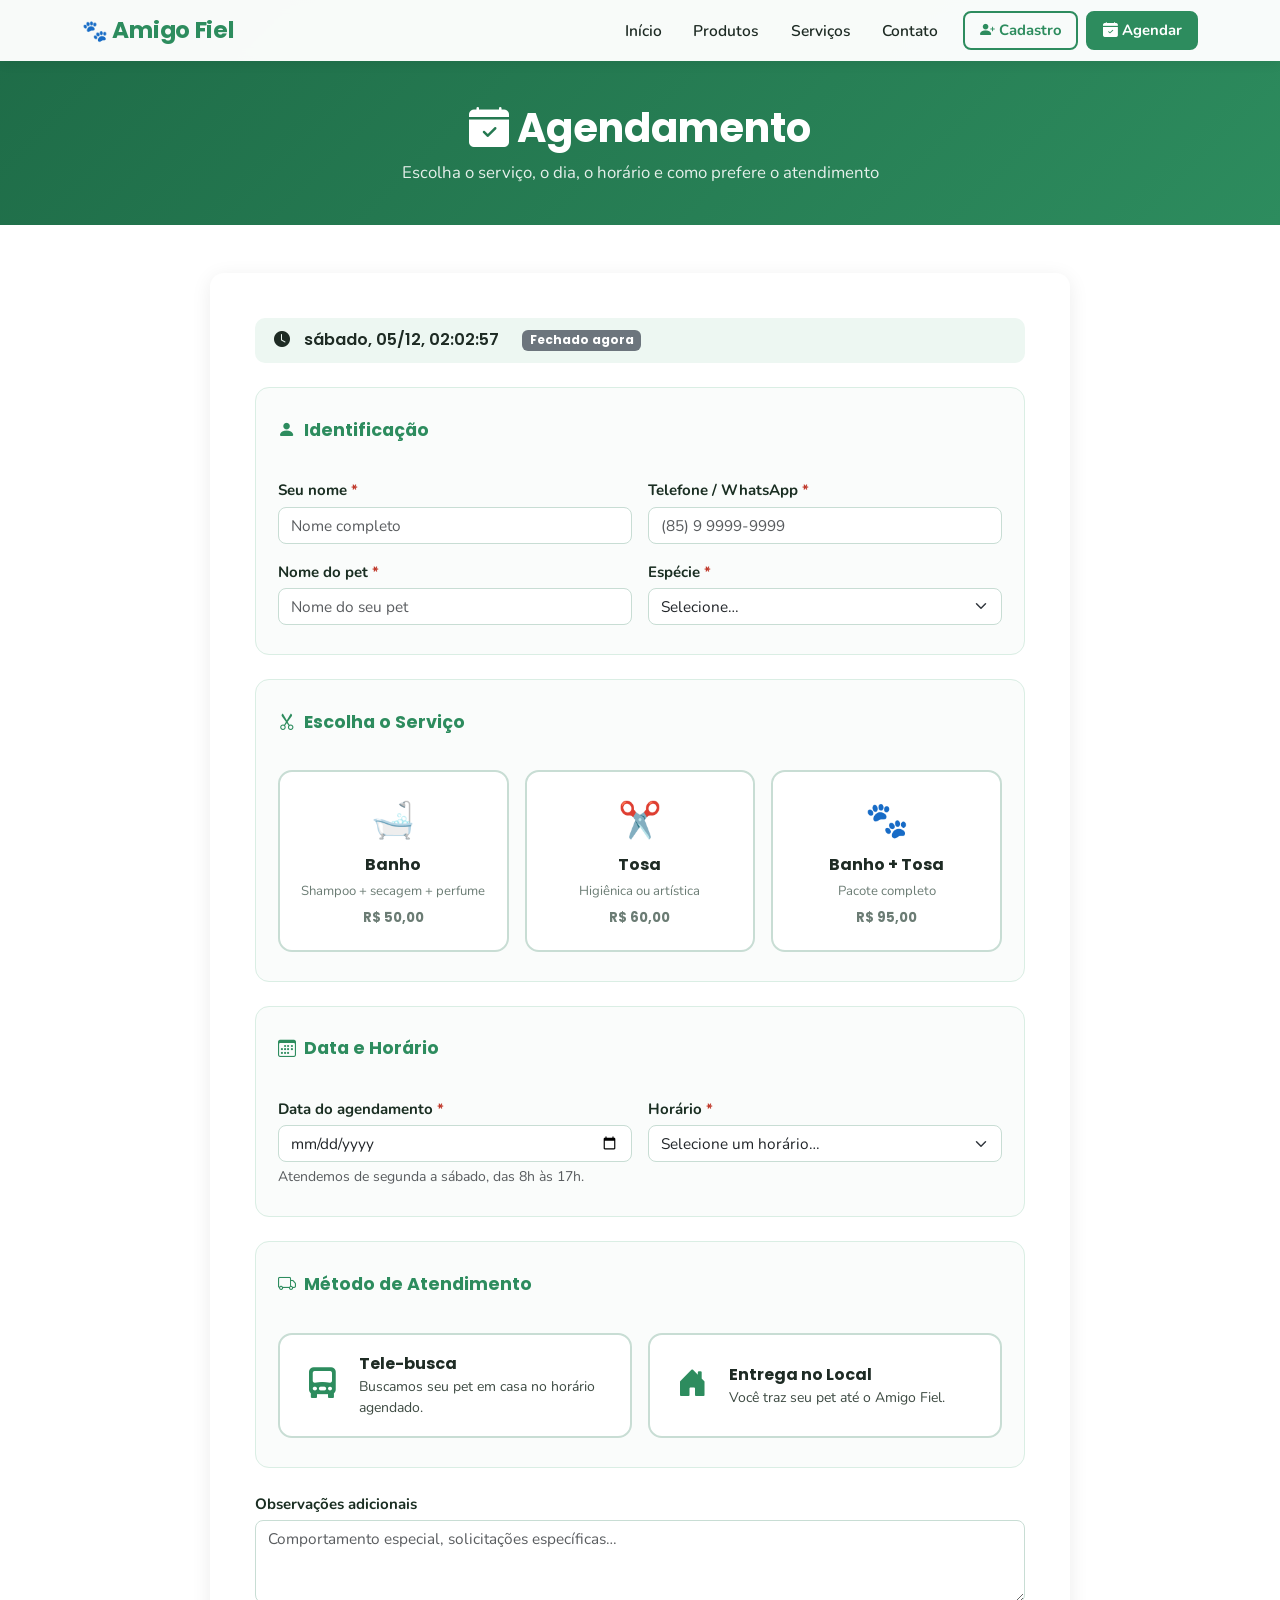
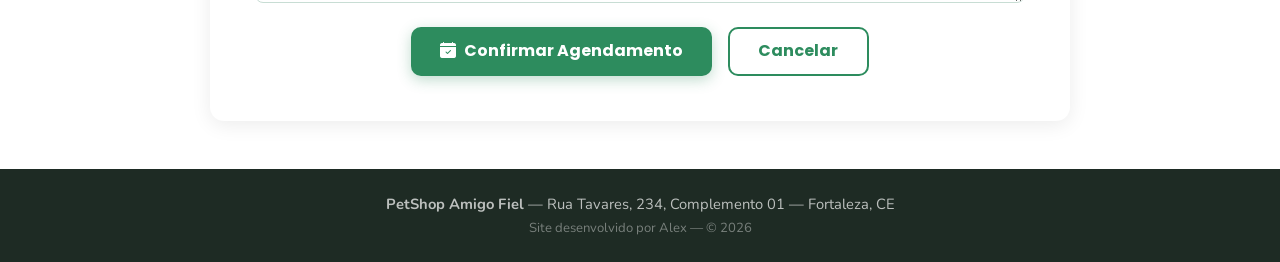
<file: agendamento.html>
<!DOCTYPE html>
<html lang="pt-BR">
<head>
  <meta charset="UTF-8">
  <meta name="viewport" content="width=device-width, initial-scale=1.0">
  <title>Agendamento - PetShop Amigo Fiel</title>
  <link rel="stylesheet" href="https://cdn.jsdelivr.net/npm/bootstrap@5.3.3/dist/css/bootstrap.min.css">
  <link rel="stylesheet" href="https://cdn.jsdelivr.net/npm/bootstrap-icons@1.11.3/font/bootstrap-icons.min.css">
  <link rel="preconnect" href="https://fonts.googleapis.com">
  <link href="https://fonts.googleapis.com/css2?family=Nunito:wght@400;600;700;800&family=Poppins:wght@400;600;700&display=swap" rel="stylesheet">
  <link rel="stylesheet" href="style.css">
</head>
<body>

  <!-- NAVBAR -->
  <nav class="navbar navbar-expand-lg navbar-light fixed-top" id="navbar-principal" role="navigation" aria-label="Menu de navegação principal">
    <div class="container">
      <a class="navbar-brand" href="index.html" aria-label="PetShop Amigo Fiel - Página inicial">
        <span class="brand-icone" aria-hidden="true">🐾</span> Amigo Fiel
      </a>
      <button class="navbar-toggler" type="button" data-bs-toggle="collapse" data-bs-target="#menuNav"
        aria-controls="menuNav" aria-expanded="false" aria-label="Abrir menu de navegação">
        <span class="navbar-toggler-icon"></span>
      </button>
      <div class="collapse navbar-collapse" id="menuNav">
        <ul class="navbar-nav ms-auto align-items-lg-center gap-lg-1">
          <li class="nav-item"><a class="nav-link nav-link-custom" href="index.html">Início</a></li>
          <li class="nav-item"><a class="nav-link nav-link-custom" href="produtos.html">Produtos</a></li>
          <li class="nav-item"><a class="nav-link nav-link-custom" href="servicos.html">Serviços</a></li>
          <li class="nav-item"><a class="nav-link nav-link-custom" href="contato.html">Contato</a></li>
          <li class="nav-item ms-lg-2"><a class="nav-link btn-destaque" href="cadastro.html"><i class="bi bi-person-plus-fill" aria-hidden="true"></i> Cadastro</a></li>
          <li class="nav-item ms-lg-1"><a class="nav-link btn-destaque btn-verde ativo" href="agendamento.html" aria-current="page"><i class="bi bi-calendar-check-fill" aria-hidden="true"></i> Agendar</a></li>
        </ul>
      </div>
    </div>
  </nav>

  <!-- CABEÇALHO -->
  <div class="cabecalho-pagina cabecalho-verde" role="banner">
    <div class="container text-center">
      <h1><i class="bi bi-calendar-check-fill me-2" aria-hidden="true"></i>Agendamento</h1>
      <p>Escolha o serviço, o dia, o horário e como prefere o atendimento</p>
    </div>
  </div>

  <main class="container py-5" id="conteudo" role="main">
    <div class="form-envoltorio mx-auto">

      <!-- Relógio + status (JavaScript temporal) -->
      <div class="barra-relogio mb-4" role="status" aria-live="polite" aria-label="Horário atual e status do petshop">
        <i class="bi bi-clock-fill me-2" aria-hidden="true"></i>
        <span id="relogio-agenda"></span>
        <span id="status-agenda" class="ms-3 badge"></span>
      </div>

      <form id="form-agendamento" novalidate aria-label="Formulário de agendamento de serviço">

        <!-- ===== IDENTIFICAÇÃO ===== -->
        <fieldset class="bloco-form mb-4">
          <legend class="titulo-bloco-form">
            <i class="bi bi-person-fill me-2" aria-hidden="true"></i>Identificação
          </legend>
          <div class="row g-3">
            <div class="col-md-6">
              <label for="ag-nome" class="form-label">
                Seu nome <span class="campo-obrigatorio" aria-hidden="true">*</span>
              </label>
              <input type="text" class="form-control" id="ag-nome" name="agNome"
                placeholder="Nome completo" required aria-required="true" autocomplete="name">
              <div class="invalid-feedback">Informe seu nome.</div>
            </div>
            <div class="col-md-6">
              <label for="ag-tel" class="form-label">
                Telefone / WhatsApp <span class="campo-obrigatorio" aria-hidden="true">*</span>
              </label>
              <input type="tel" class="form-control" id="ag-tel" name="agTel"
                placeholder="(85) 9 9999-9999" maxlength="16" required aria-required="true" autocomplete="tel">
              <div class="invalid-feedback">Informe seu telefone.</div>
            </div>
            <div class="col-md-6">
              <label for="ag-pet" class="form-label">
                Nome do pet <span class="campo-obrigatorio" aria-hidden="true">*</span>
              </label>
              <input type="text" class="form-control" id="ag-pet" name="agPet"
                placeholder="Nome do seu pet" required aria-required="true">
              <div class="invalid-feedback">Informe o nome do pet.</div>
            </div>
            <div class="col-md-6">
              <label for="ag-especie" class="form-label">
                Espécie <span class="campo-obrigatorio" aria-hidden="true">*</span>
              </label>
              <select class="form-select" id="ag-especie" name="agEspecie" required aria-required="true">
                <option value="">Selecione…</option>
                <option value="cao">Cachorro</option>
                <option value="gato">Gato</option>
                <option value="outro">Outro</option>
              </select>
              <div class="invalid-feedback">Selecione a espécie.</div>
            </div>
          </div>
        </fieldset>

        <!-- ===== SERVIÇO ===== -->
        <fieldset class="bloco-form mb-4">
          <legend class="titulo-bloco-form">
            <i class="bi bi-scissors me-2" aria-hidden="true"></i>Escolha o Serviço
          </legend>

          <div class="row g-3" role="radiogroup" aria-label="Selecione o serviço desejado" aria-required="true">

            <div class="col-md-4">
              <label class="card-selecao" for="srv-banho" tabindex="0"
                aria-label="Banho completo: shampoo, secagem e perfume, R$ 50,00">
                <input type="radio" name="servico" id="srv-banho" value="banho" class="d-none" required>
                <div class="card-sel-icone" aria-hidden="true">🛁</div>
                <strong>Banho</strong>
                <small>Shampoo + secagem + perfume</small>
                <small class="preco-card">R$ 50,00</small>
              </label>
            </div>

            <div class="col-md-4">
              <label class="card-selecao" for="srv-tosa" tabindex="0"
                aria-label="Tosa: higiênica ou artística, R$ 60,00">
                <input type="radio" name="servico" id="srv-tosa" value="tosa" class="d-none">
                <div class="card-sel-icone" aria-hidden="true">✂️</div>
                <strong>Tosa</strong>
                <small>Higiênica ou artística</small>
                <small class="preco-card">R$ 60,00</small>
              </label>
            </div>

            <div class="col-md-4">
              <label class="card-selecao" for="srv-ambos" tabindex="0"
                aria-label="Banho e Tosa: pacote completo com desconto, R$ 95,00">
                <input type="radio" name="servico" id="srv-ambos" value="banhoTosa" class="d-none">
                <div class="card-sel-icone" aria-hidden="true">🐾</div>
                <strong>Banho + Tosa</strong>
                <small>Pacote completo</small>
                <small class="preco-card">R$ 95,00</small>
              </label>
            </div>

          </div>

          <div id="erro-servico" class="text-danger small mt-2 d-none" role="alert" aria-live="assertive">
            Por favor, selecione um serviço.
          </div>
        </fieldset>

        <!-- ===== DATA E HORÁRIO ===== -->
        <fieldset class="bloco-form mb-4">
          <legend class="titulo-bloco-form">
            <i class="bi bi-calendar3 me-2" aria-hidden="true"></i>Data e Horário
          </legend>
          <div class="row g-3">

            <div class="col-md-6">
              <label for="ag-data" class="form-label">
                Data do agendamento <span class="campo-obrigatorio" aria-hidden="true">*</span>
              </label>
              <input type="date" class="form-control" id="ag-data" name="agData"
                required aria-required="true" aria-describedby="data-ajuda">
              <div id="data-ajuda" class="form-text">Atendemos de segunda a sábado, das 8h às 17h.</div>
              <div class="invalid-feedback">Selecione uma data válida (não aceitamos domingos).</div>
            </div>

            <div class="col-md-6">
              <label for="ag-horario" class="form-label">
                Horário <span class="campo-obrigatorio" aria-hidden="true">*</span>
              </label>
              <select class="form-select" id="ag-horario" name="agHorario" required aria-required="true">
                <option value="">Selecione um horário…</option>
                <option value="08:00">08:00</option>
                <option value="09:00">09:00</option>
                <option value="10:00">10:00</option>
                <option value="11:00">11:00</option>
                <option value="13:00">13:00</option>
                <option value="14:00">14:00</option>
                <option value="15:00">15:00</option>
                <option value="16:00">16:00</option>
                <option value="17:00">17:00</option>
              </select>
              <div class="invalid-feedback">Selecione um horário.</div>
            </div>

          </div>
        </fieldset>

        <!-- ===== MÉTODO ===== -->
        <fieldset class="bloco-form mb-4">
          <legend class="titulo-bloco-form">
            <i class="bi bi-truck me-2" aria-hidden="true"></i>Método de Atendimento
          </legend>

          <div class="row g-3" role="radiogroup" aria-label="Como você prefere o atendimento" aria-required="true">

            <div class="col-md-6">
              <label class="card-metodo" for="met-telebusca" tabindex="0"
                aria-label="Tele-busca: buscamos seu pet em casa no horário agendado">
                <input type="radio" name="metodo" id="met-telebusca" value="telebusca" class="d-none" required>
                <div class="met-icone" aria-hidden="true"><i class="bi bi-truck-front-fill"></i></div>
                <div>
                  <strong>Tele-busca</strong>
                  <p class="mb-0 small">Buscamos seu pet em casa no horário agendado.</p>
                </div>
              </label>
            </div>

            <div class="col-md-6">
              <label class="card-metodo" for="met-entrega" tabindex="0"
                aria-label="Entrega no local: você traz seu pet até o petshop">
                <input type="radio" name="metodo" id="met-entrega" value="entregaLocal" class="d-none">
                <div class="met-icone" aria-hidden="true"><i class="bi bi-house-door-fill"></i></div>
                <div>
                  <strong>Entrega no Local</strong>
                  <p class="mb-0 small">Você traz seu pet até o Amigo Fiel.</p>
                </div>
              </label>
            </div>

          </div>

          <div id="erro-metodo" class="text-danger small mt-2 d-none" role="alert" aria-live="assertive">
            Por favor, selecione o método de atendimento.
          </div>

          <!-- Endereço para tele-busca (aparece com JavaScript) -->
          <div id="campo-endereco-busca" class="mt-3 d-none">
            <label for="ag-endereco" class="form-label">
              Endereço para busca <span class="campo-obrigatorio" aria-hidden="true">*</span>
            </label>
            <input type="text" class="form-control" id="ag-endereco" name="agEndereco"
              placeholder="Rua, número, bairro, cidade"
              aria-required="false" aria-describedby="end-ajuda">
            <div id="end-ajuda" class="form-text">Informe onde devemos buscar o pet.</div>
          </div>

        </fieldset>

        <!-- Observações -->
        <div class="mb-4">
          <label for="ag-obs" class="form-label">Observações adicionais</label>
          <textarea class="form-control" id="ag-obs" name="agObs" rows="3"
            placeholder="Comportamento especial, solicitações específicas…"></textarea>
        </div>

        <!-- Botão enviar -->
        <div class="text-center d-flex flex-wrap gap-3 justify-content-center">
          <button type="submit" class="btn-principal" aria-label="Confirmar agendamento">
            <i class="bi bi-calendar-check-fill me-2" aria-hidden="true"></i>Confirmar Agendamento
          </button>
          <a href="index.html" class="btn-secundario" aria-label="Cancelar e voltar à página inicial">Cancelar</a>
        </div>

      </form>

      <!-- Confirmação de agendamento (oculta até o envio) -->
      <div id="msg-sucesso-agendamento" class="alerta-sucesso mt-4 d-none" role="alert" aria-live="assertive">
        <i class="bi bi-check-circle-fill me-2" aria-hidden="true"></i>
        <strong>Agendamento confirmado!</strong>
        <div id="resumo-agendamento" class="mt-2 small"></div>
      </div>

    </div>
  </main>

  <!-- FOOTER -->
  <footer class="rodape py-4" role="contentinfo">
    <div class="container text-center">
      <p class="mb-1"><strong>PetShop Amigo Fiel</strong> — Rua Tavares, 234, Complemento 01 — Fortaleza, CE</p>
      <p class="mb-0 rodape-copy">Site desenvolvido por Alex &mdash; &copy; <span id="ano-atual"></span></p>
    </div>
  </footer>

  <script src="https://cdn.jsdelivr.net/npm/bootstrap@5.3.3/dist/js/bootstrap.bundle.min.js"></script>
  <script src="script.js"></script>
</body>
</html>
</file>
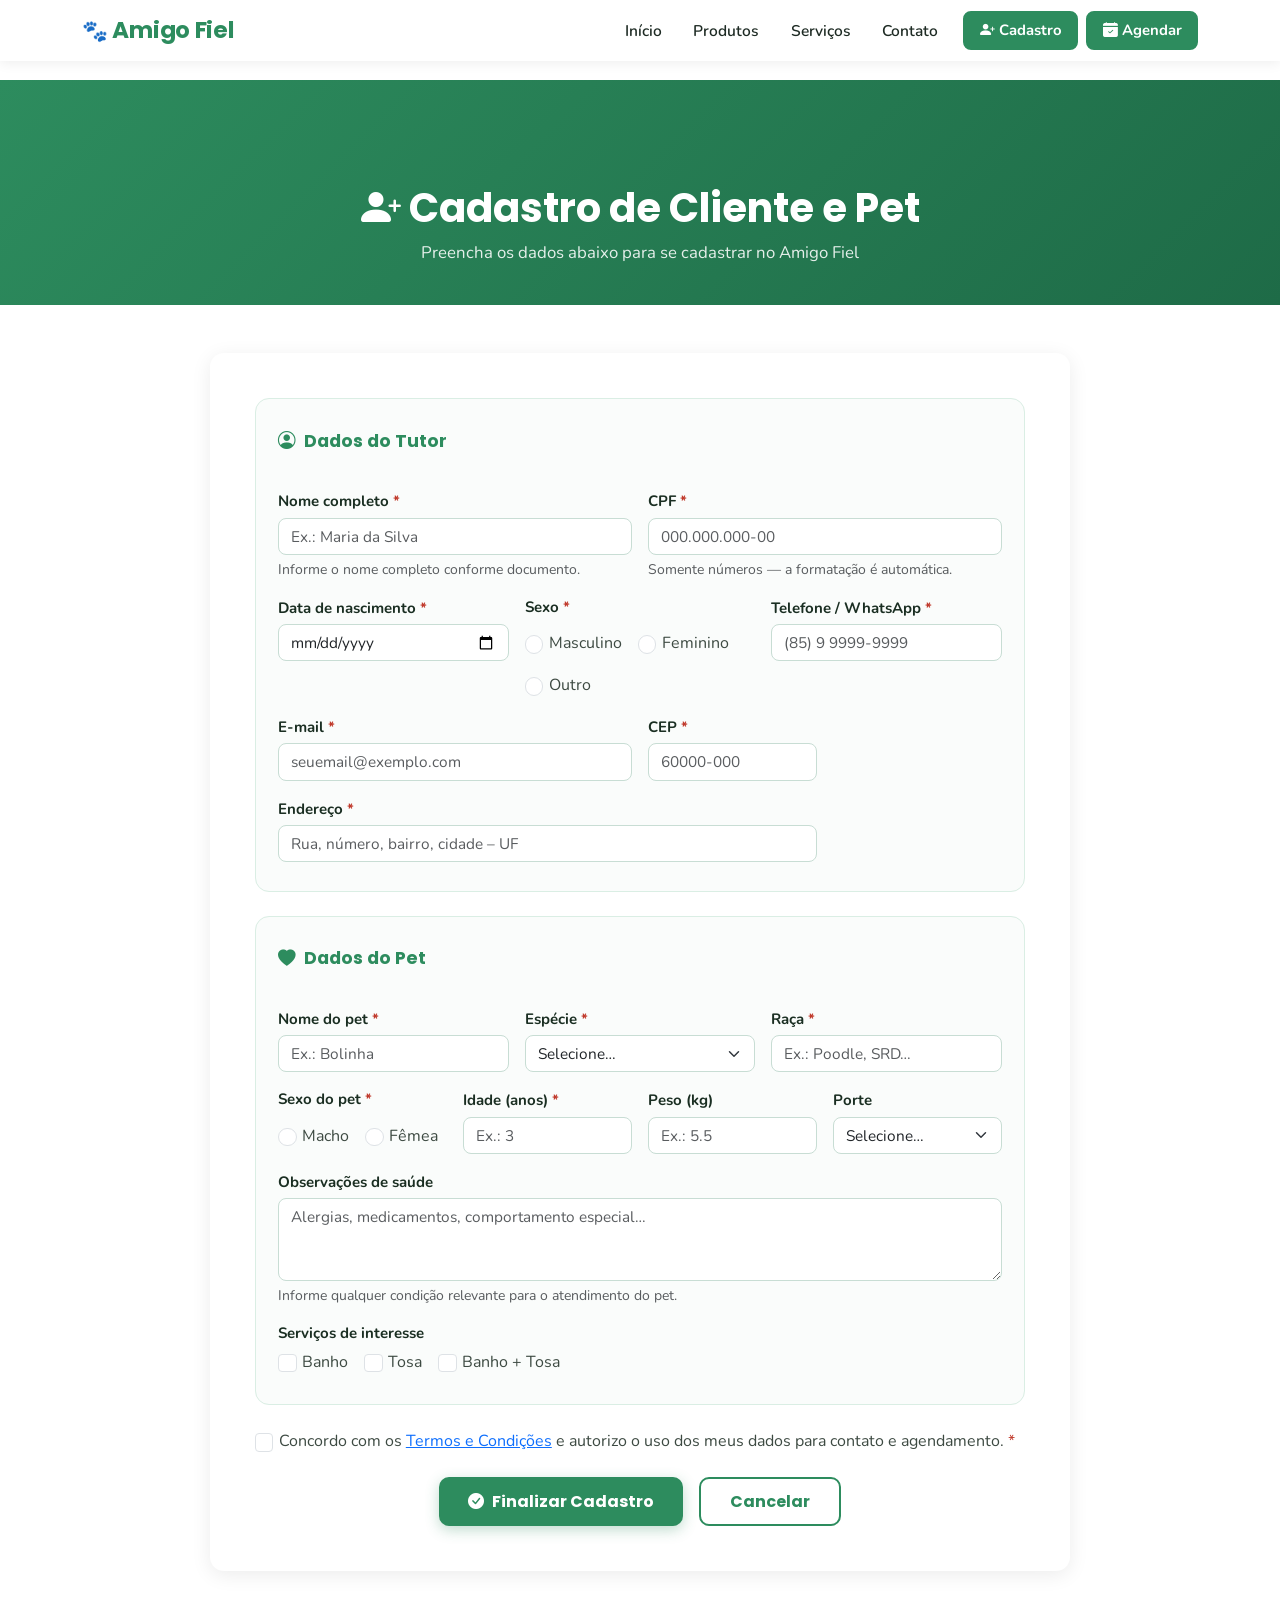
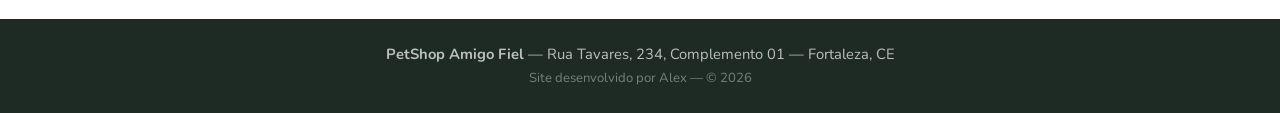
<file: cadastro.html>
<!DOCTYPE html>
<html lang="pt-BR">
<head>
  <meta charset="UTF-8">
  <meta name="viewport" content="width=device-width, initial-scale=1.0">
  <title>Cadastro - PetShop Amigo Fiel</title>
  <link rel="stylesheet" href="https://cdn.jsdelivr.net/npm/bootstrap@5.3.3/dist/css/bootstrap.min.css">
  <link rel="stylesheet" href="https://cdn.jsdelivr.net/npm/bootstrap-icons@1.11.3/font/bootstrap-icons.min.css">
  <link rel="preconnect" href="https://fonts.googleapis.com">
  <link href="https://fonts.googleapis.com/css2?family=Nunito:wght@400;600;700;800&family=Poppins:wght@400;600;700&display=swap" rel="stylesheet">
  <link rel="stylesheet" href="style.css">
</head>
<body>

  <!-- NAVBAR -->
  <nav class="navbar navbar-expand-lg navbar-light fixed-top" id="navbar-principal" role="navigation" aria-label="Menu de navegação principal">
    <div class="container">
      <a class="navbar-brand" href="index.html" aria-label="PetShop Amigo Fiel - Página inicial">
        <span class="brand-icone" aria-hidden="true">🐾</span> Amigo Fiel
      </a>
      <button class="navbar-toggler" type="button" data-bs-toggle="collapse" data-bs-target="#menuNav"
        aria-controls="menuNav" aria-expanded="false" aria-label="Abrir menu de navegação">
        <span class="navbar-toggler-icon"></span>
      </button>
      <div class="collapse navbar-collapse" id="menuNav">
        <ul class="navbar-nav ms-auto align-items-lg-center gap-lg-1">
          <li class="nav-item"><a class="nav-link nav-link-custom" href="index.html">Início</a></li>
          <li class="nav-item"><a class="nav-link nav-link-custom" href="produtos.html">Produtos</a></li>
          <li class="nav-item"><a class="nav-link nav-link-custom" href="servicos.html">Serviços</a></li>
          <li class="nav-item"><a class="nav-link nav-link-custom" href="contato.html">Contato</a></li>
          <li class="nav-item ms-lg-2"><a class="nav-link btn-destaque ativo" href="cadastro.html" aria-current="page"><i class="bi bi-person-plus-fill" aria-hidden="true"></i> Cadastro</a></li>
          <li class="nav-item ms-lg-1"><a class="nav-link btn-destaque btn-verde" href="agendamento.html"><i class="bi bi-calendar-check-fill" aria-hidden="true"></i> Agendar</a></li>
        </ul>
      </div>
    </div>
  </nav>

  <!-- CABEÇALHO -->
  <div class="cabecalho-pagina" role="banner" style="margin-top: 80px;">
    <div class="container text-center">
      <h1><i class="bi bi-person-plus-fill me-2" aria-hidden="true"></i>Cadastro de Cliente e Pet</h1>
      <p>Preencha os dados abaixo para se cadastrar no Amigo Fiel</p>
    </div>
  </div>

  <!-- FORMULÁRIO -->
  <main class="container py-5" id="conteudo" role="main">
    <div class="form-envoltorio mx-auto">

      <form id="form-cadastro" novalidate aria-label="Formulário de cadastro de cliente e pet">

        <!-- ===== DADOS DO TUTOR ===== -->
        <fieldset class="bloco-form mb-4">
          <legend class="titulo-bloco-form">
            <i class="bi bi-person-circle me-2" aria-hidden="true"></i>Dados do Tutor
          </legend>

          <div class="row g-3">

            <div class="col-md-6">
              <label for="nome" class="form-label">
                Nome completo <span class="campo-obrigatorio" aria-hidden="true">*</span>
              </label>
              <input type="text" class="form-control" id="nome" name="nome" placeholder="Ex.: Maria da Silva" required aria-required="true" aria-describedby="nome-ajuda" autocomplete="name">
              <div id="nome-ajuda" class="form-text">Informe o nome completo conforme documento.</div>
              <div class="invalid-feedback">Por favor, informe seu nome completo.</div>
            </div>

            <div class="col-md-6">
              <label for="cpf" class="form-label">
                CPF <span class="campo-obrigatorio" aria-hidden="true">*</span>
              </label>
              <input type="text" class="form-control" id="cpf" name="cpf" placeholder="000.000.000-00" maxlength="14" required aria-required="true" aria-describedby="cpf-ajuda" autocomplete="off">
              <div id="cpf-ajuda" class="form-text">Somente números — a formatação é automática.</div>
              <div class="invalid-feedback">Informe um CPF válido (11 dígitos).</div>
            </div>

            <div class="col-md-4">
              <label for="data-nasc" class="form-label">
                Data de nascimento <span class="campo-obrigatorio" aria-hidden="true">*</span>
              </label>
              <input type="date" class="form-control" id="data-nasc" name="dataNasc" required aria-required="true" autocomplete="bday">
              <div class="invalid-feedback">Informe sua data de nascimento.</div>
            </div>

            <div class="col-md-4">
              <label class="form-label d-block">
                Sexo <span class="campo-obrigatorio" aria-hidden="true">*</span>
              </label>
              <div class="d-flex gap-3 pt-2 flex-wrap" role="radiogroup" aria-label="Selecione o sexo" aria-required="true">
                <div class="form-check">
                  <input class="form-check-input" type="radio" name="sexo" id="sexo-m" value="M" required>
                  <label class="form-check-label" for="sexo-m">Masculino</label>
                </div>
                <div class="form-check">
                  <input class="form-check-input" type="radio" name="sexo" id="sexo-f" value="F">
                  <label class="form-check-label" for="sexo-f">Feminino</label>
                </div>
                <div class="form-check">
                  <input class="form-check-input" type="radio" name="sexo" id="sexo-o" value="O">
                  <label class="form-check-label" for="sexo-o">Outro</label>
                </div>
              </div>
            </div>

            <div class="col-md-4">
              <label for="telefone" class="form-label">
                Telefone / WhatsApp <span class="campo-obrigatorio" aria-hidden="true">*</span>
              </label>
              <input type="tel" class="form-control" id="telefone" name="telefone" placeholder="(85) 9 9999-9999" maxlength="16" required aria-required="true" autocomplete="tel">
              <div class="invalid-feedback">Informe um telefone com DDD.</div>
            </div>

            <div class="col-md-6">
              <label for="email" class="form-label">
                E-mail <span class="campo-obrigatorio" aria-hidden="true">*</span>
              </label>
              <input type="email" class="form-control" id="email" name="email" placeholder="seuemail@exemplo.com" required aria-required="true" autocomplete="email">
              <div class="invalid-feedback">Informe um e-mail válido.</div>
            </div>

            <div class="col-md-3">
              <label for="cep" class="form-label">
                CEP <span class="campo-obrigatorio" aria-hidden="true">*</span>
              </label>
              <input type="text" class="form-control" id="cep" name="cep" placeholder="60000-000" maxlength="9" required aria-required="true" autocomplete="postal-code">
              <div class="invalid-feedback">Informe o CEP.</div>
            </div>

            <div class="col-md-9">
              <label for="endereco" class="form-label">
                Endereço <span class="campo-obrigatorio" aria-hidden="true">*</span>
              </label>
              <input type="text" class="form-control" id="endereco" name="endereco" placeholder="Rua, número, bairro, cidade – UF" required aria-required="true" autocomplete="street-address">
              <div class="invalid-feedback">Informe o endereço completo.</div>
            </div>

          </div>
        </fieldset>

        <!-- ===== DADOS DO PET ===== -->
        <fieldset class="bloco-form mb-4">
          <legend class="titulo-bloco-form">
            <i class="bi bi-heart-fill me-2" aria-hidden="true"></i>Dados do Pet
          </legend>

          <div class="row g-3">

            <div class="col-md-4">
              <label for="nome-pet" class="form-label">
                Nome do pet <span class="campo-obrigatorio" aria-hidden="true">*</span>
              </label>
              <input type="text" class="form-control" id="nome-pet" name="nomePet" placeholder="Ex.: Bolinha" required aria-required="true">
              <div class="invalid-feedback">Informe o nome do pet.</div>
            </div>

            <div class="col-md-4">
              <label for="especie" class="form-label">
                Espécie <span class="campo-obrigatorio" aria-hidden="true">*</span>
              </label>
              <select class="form-select" id="especie" name="especie" required aria-required="true">
                <option value="">Selecione…</option>
                <option value="cao">Cachorro</option>
                <option value="gato">Gato</option>
                <option value="outro">Outro</option>
              </select>
              <div class="invalid-feedback">Selecione a espécie do pet.</div>
            </div>

            <div class="col-md-4">
              <label for="raca" class="form-label">
                Raça <span class="campo-obrigatorio" aria-hidden="true">*</span>
              </label>
              <input type="text" class="form-control" id="raca" name="raca" placeholder="Ex.: Poodle, SRD…" required aria-required="true">
              <div class="invalid-feedback">Informe a raça do pet.</div>
            </div>

            <div class="col-md-3">
              <label class="form-label d-block">
                Sexo do pet <span class="campo-obrigatorio" aria-hidden="true">*</span>
              </label>
              <div class="d-flex gap-3 pt-2 flex-wrap" role="radiogroup" aria-label="Sexo do pet" aria-required="true">
                <div class="form-check">
                  <input class="form-check-input" type="radio" name="sexo-pet" id="pet-m" value="M" required>
                  <label class="form-check-label" for="pet-m">Macho</label>
                </div>
                <div class="form-check">
                  <input class="form-check-input" type="radio" name="sexo-pet" id="pet-f" value="F">
                  <label class="form-check-label" for="pet-f">Fêmea</label>
                </div>
              </div>
            </div>

            <div class="col-md-3">
              <label for="idade-pet" class="form-label">
                Idade (anos) <span class="campo-obrigatorio" aria-hidden="true">*</span>
              </label>
              <input type="number" class="form-control" id="idade-pet" name="idadePet" min="0" max="30" placeholder="Ex.: 3" required aria-required="true">
              <div class="invalid-feedback">Informe a idade em anos (0 a 30).</div>
            </div>

            <div class="col-md-3">
              <label for="peso-pet" class="form-label">Peso (kg)</label>
              <input type="number" class="form-control" id="peso-pet" name="pesoPet" min="0.1" max="100" step="0.1" placeholder="Ex.: 5.5">
            </div>

            <div class="col-md-3">
              <label for="porte" class="form-label">Porte</label>
              <select class="form-select" id="porte" name="porte">
                <option value="">Selecione…</option>
                <option value="mini">Mini (até 4 kg)</option>
                <option value="pequeno">Pequeno (4–10 kg)</option>
                <option value="medio">Médio (10–25 kg)</option>
                <option value="grande">Grande (25+ kg)</option>
              </select>
            </div>

            <div class="col-12">
              <label for="obs-pet" class="form-label">Observações de saúde</label>
              <textarea class="form-control" id="obs-pet" name="obsPet" rows="3" placeholder="Alergias, medicamentos, comportamento especial…" aria-describedby="obs-ajuda"></textarea>
              <div id="obs-ajuda" class="form-text">Informe qualquer condição relevante para o atendimento do pet.</div>
            </div>

            <div class="col-12">
              <label class="form-label d-block">Serviços de interesse</label>
              <div class="d-flex flex-wrap gap-3" role="group" aria-label="Marque os serviços de interesse">
                <div class="form-check">
                  <input class="form-check-input" type="checkbox" id="int-banho" name="interesse" value="banho">
                  <label class="form-check-label" for="int-banho">Banho</label>
                </div>
                <div class="form-check">
                  <input class="form-check-input" type="checkbox" id="int-tosa" name="interesse" value="tosa">
                  <label class="form-check-label" for="int-tosa">Tosa</label>
                </div>
                <div class="form-check">
                  <input class="form-check-input" type="checkbox" id="int-ambos" name="interesse" value="ambos">
                  <label class="form-check-label" for="int-ambos">Banho + Tosa</label>
                </div>
              </div>
            </div>

          </div>
        </fieldset>

        <div class="mb-4">
          <div class="form-check">
            <input class="form-check-input" type="checkbox" id="aceita-termos" name="aceitaTermos" required aria-required="true">
            <label class="form-check-label" for="aceita-termos">
              Concordo com os <a href="#" aria-label="Ver termos e condições">Termos e Condições</a>
              e autorizo o uso dos meus dados para contato e agendamento.
              <span class="campo-obrigatorio" aria-hidden="true">*</span>
            </label>
            <div class="invalid-feedback">Você precisa aceitar os termos para continuar.</div>
          </div>
        </div>

        <div class="text-center d-flex flex-wrap gap-3 justify-content-center">
          <button type="submit" class="btn-principal" aria-label="Enviar formulário de cadastro">
            <i class="bi bi-check-circle-fill me-2" aria-hidden="true"></i>Finalizar Cadastro
          </button>
          <a href="index.html" class="btn-secundario" aria-label="Cancelar e voltar à página inicial">
            Cancelar
          </a>
        </div>

      </form>

      <div id="msg-sucesso-cadastro" class="alerta-sucesso mt-4 d-none" role="alert" aria-live="assertive">
        <i class="bi bi-check-circle-fill me-2" aria-hidden="true"></i>
        <strong>Cadastro realizado com sucesso!</strong>
        Em breve entraremos em contato.
        Que tal <a href="agendamento.html">agendar um serviço</a> agora?
      </div>

    </div>
  </main>

  <!-- FOOTER -->
  <footer class="rodape py-4" role="contentinfo">
    <div class="container text-center">
      <p class="mb-1"><strong>PetShop Amigo Fiel</strong> — Rua Tavares, 234, Complemento 01 — Fortaleza, CE</p>
      <p class="mb-0 rodape-copy">Site desenvolvido por Alex &mdash; &copy; <span id="ano-atual"></span></p>
    </div>
  </footer>

  <script src="https://cdn.jsdelivr.net/npm/bootstrap@5.3.3/dist/js/bootstrap.bundle.min.js"></script>
  <script src="script.js"></script>
</body>
</html>
</file>
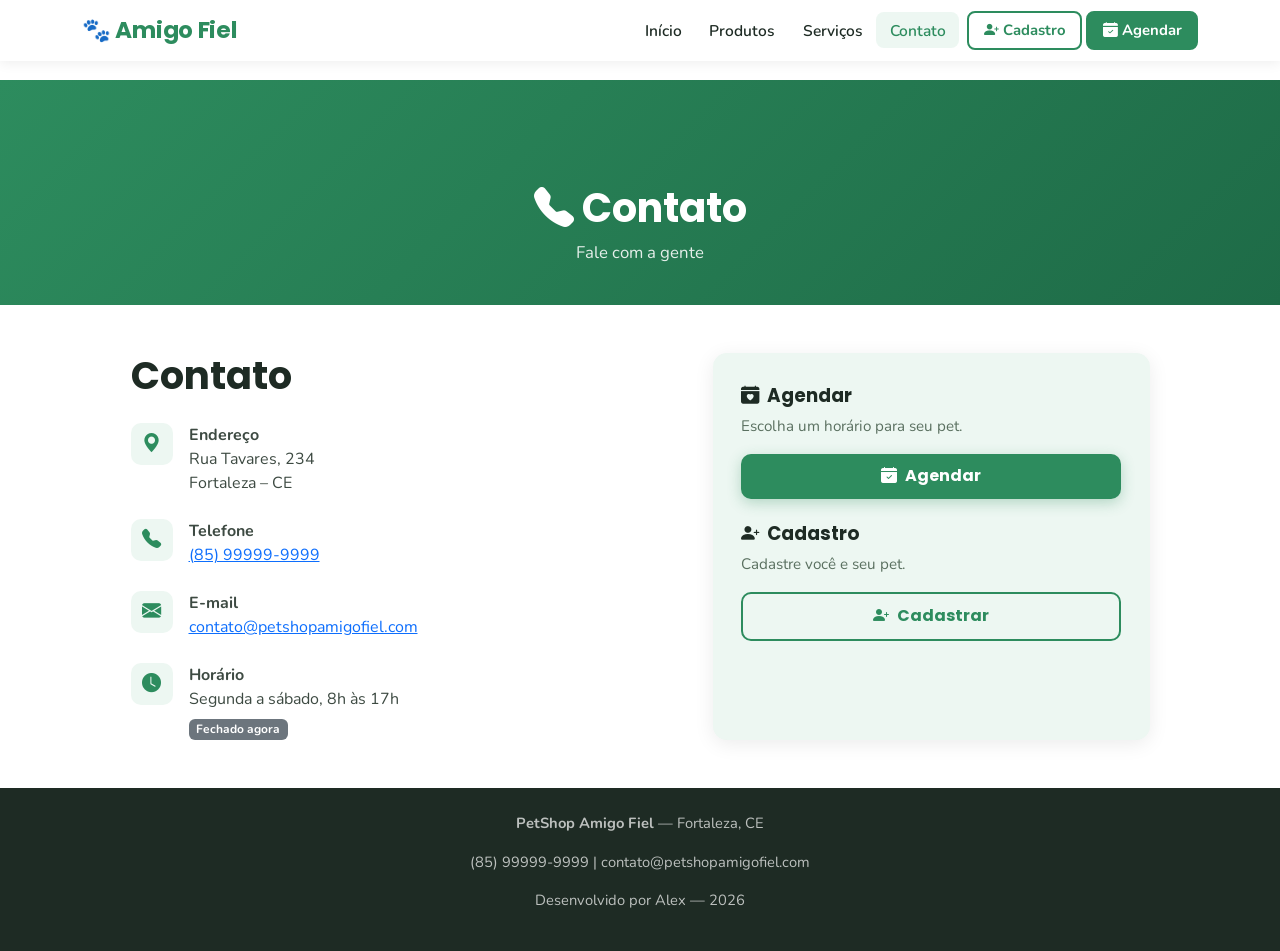
<file: contato.html>
<!DOCTYPE html>
<html lang="pt-BR">
<head>
  <meta charset="UTF-8">
  <meta name="viewport" content="width=device-width, initial-scale=1.0">
  <title>Contato - PetShop Amigo Fiel</title>

  <link rel="stylesheet" href="https://cdn.jsdelivr.net/npm/bootstrap@5.3.3/dist/css/bootstrap.min.css">
  <link rel="stylesheet" href="https://cdn.jsdelivr.net/npm/bootstrap-icons@1.11.3/font/bootstrap-icons.min.css">

  <link href="https://fonts.googleapis.com/css2?family=Nunito:wght@400;600;700&family=Poppins:wght@400;600;700&display=swap" rel="stylesheet">

  <link rel="stylesheet" href="style.css">
</head>
<body>

  <!-- Navbar -->
  <nav class="navbar navbar-expand-lg navbar-light fixed-top" id="navbar-principal">
    <div class="container">

      <a class="navbar-brand" href="index.html">
        🐾 Amigo Fiel
      </a>

      <button class="navbar-toggler" type="button" data-bs-toggle="collapse" data-bs-target="#menuNav">
        <span class="navbar-toggler-icon"></span>
      </button>

      <div class="collapse navbar-collapse" id="menuNav">
        <ul class="navbar-nav ms-auto align-items-lg-center">

          <li class="nav-item"><a class="nav-link nav-link-custom" href="index.html">Início</a></li>
          <li class="nav-item"><a class="nav-link nav-link-custom" href="produtos.html">Produtos</a></li>
          <li class="nav-item"><a class="nav-link nav-link-custom" href="servicos.html">Serviços</a></li>
          <li class="nav-item"><a class="nav-link nav-link-custom ativo" href="contato.html">Contato</a></li>

          <li class="nav-item ms-lg-2">
            <a class="nav-link btn-destaque" href="cadastro.html">
              <i class="bi bi-person-plus-fill"></i> Cadastro
            </a>
          </li>

          <li class="nav-item ms-lg-1">
            <a class="nav-link btn-destaque btn-verde" href="agendamento.html">
              <i class="bi bi-calendar-check-fill"></i> Agendar
            </a>
          </li>

        </ul>
      </div>
    </div>
  </nav>

  <!-- Cabeçalho -->
  <div class="cabecalho-pagina" style="margin-top: 80px;">
    <div class="container text-center">
      <h1><i class="bi bi-telephone-fill me-2"></i>Contato</h1>
      <p>Fale com a gente</p>
    </div>
  </div>

  <main class="container py-5" id="conteudo">
    <div class="row g-5 justify-content-center">

      <div class="col-lg-6">
        <h2 class="titulo-secao mb-4">Contato</h2>

        <div class="info-contato-lista">

          <div class="info-contato-item d-flex">
            <div class="info-icone"><i class="bi bi-geo-alt-fill"></i></div>
            <div>
              <strong>Endereço</strong>
              <p class="mb-0">Rua Tavares, 234<br>Fortaleza – CE</p>
            </div>
          </div>

          <div class="info-contato-item d-flex">
            <div class="info-icone"><i class="bi bi-telephone-fill"></i></div>
            <div>
              <strong>Telefone</strong>
              <p class="mb-0">
                <a href="tel:+5585999999999">(85) 99999-9999</a>
              </p>
            </div>
          </div>

          <div class="info-contato-item d-flex">
            <div class="info-icone"><i class="bi bi-envelope-fill"></i></div>
            <div>
              <strong>E-mail</strong>
              <p class="mb-0">
                <a href="mailto:contato@petshopamigofiel.com">
                  contato@petshopamigofiel.com
                </a>
              </p>
            </div>
          </div>

          <div class="info-contato-item d-flex">
            <div class="info-icone"><i class="bi bi-clock-fill"></i></div>
            <div>
              <strong>Horário</strong>
              <p class="mb-0">Segunda a sábado, 8h às 17h</p>
              <div id="status-contato" class="mt-2"></div>
            </div>
          </div>

        </div>

      </div>

      <div class="col-lg-5 d-flex">
        <div class="card-acao-rapida w-100">

          <h3><i class="bi bi-calendar-heart-fill me-2"></i>Agendar</h3>
          <p>Escolha um horário para seu pet.</p>

          <a href="agendamento.html" class="btn-principal w-100 text-center mb-3">
            <i class="bi bi-calendar-check-fill me-2"></i>Agendar
          </a>

          <h3 class="mt-4"><i class="bi bi-person-plus-fill me-2"></i>Cadastro</h3>
          <p>Cadastre você e seu pet.</p>

          <a href="cadastro.html" class="btn-secundario w-100 text-center">
            <i class="bi bi-person-plus-fill me-2"></i>Cadastrar
          </a>

        </div>
      </div>

    </div>
  </main>

  <!-- Footer -->
  <footer class="rodape py-4">
    <div class="container text-center">
      <p><strong>PetShop Amigo Fiel</strong> — Fortaleza, CE</p>
      <p>(85) 99999-9999 | contato@petshopamigofiel.com</p>
      <p>Desenvolvido por Alex — <span id="ano-atual"></span></p>
    </div>
  </footer>

  <script src="https://cdn.jsdelivr.net/npm/bootstrap@5.3.3/dist/js/bootstrap.bundle.min.js"></script>
  <script src="script.js"></script>

</body>
</html>
</file>
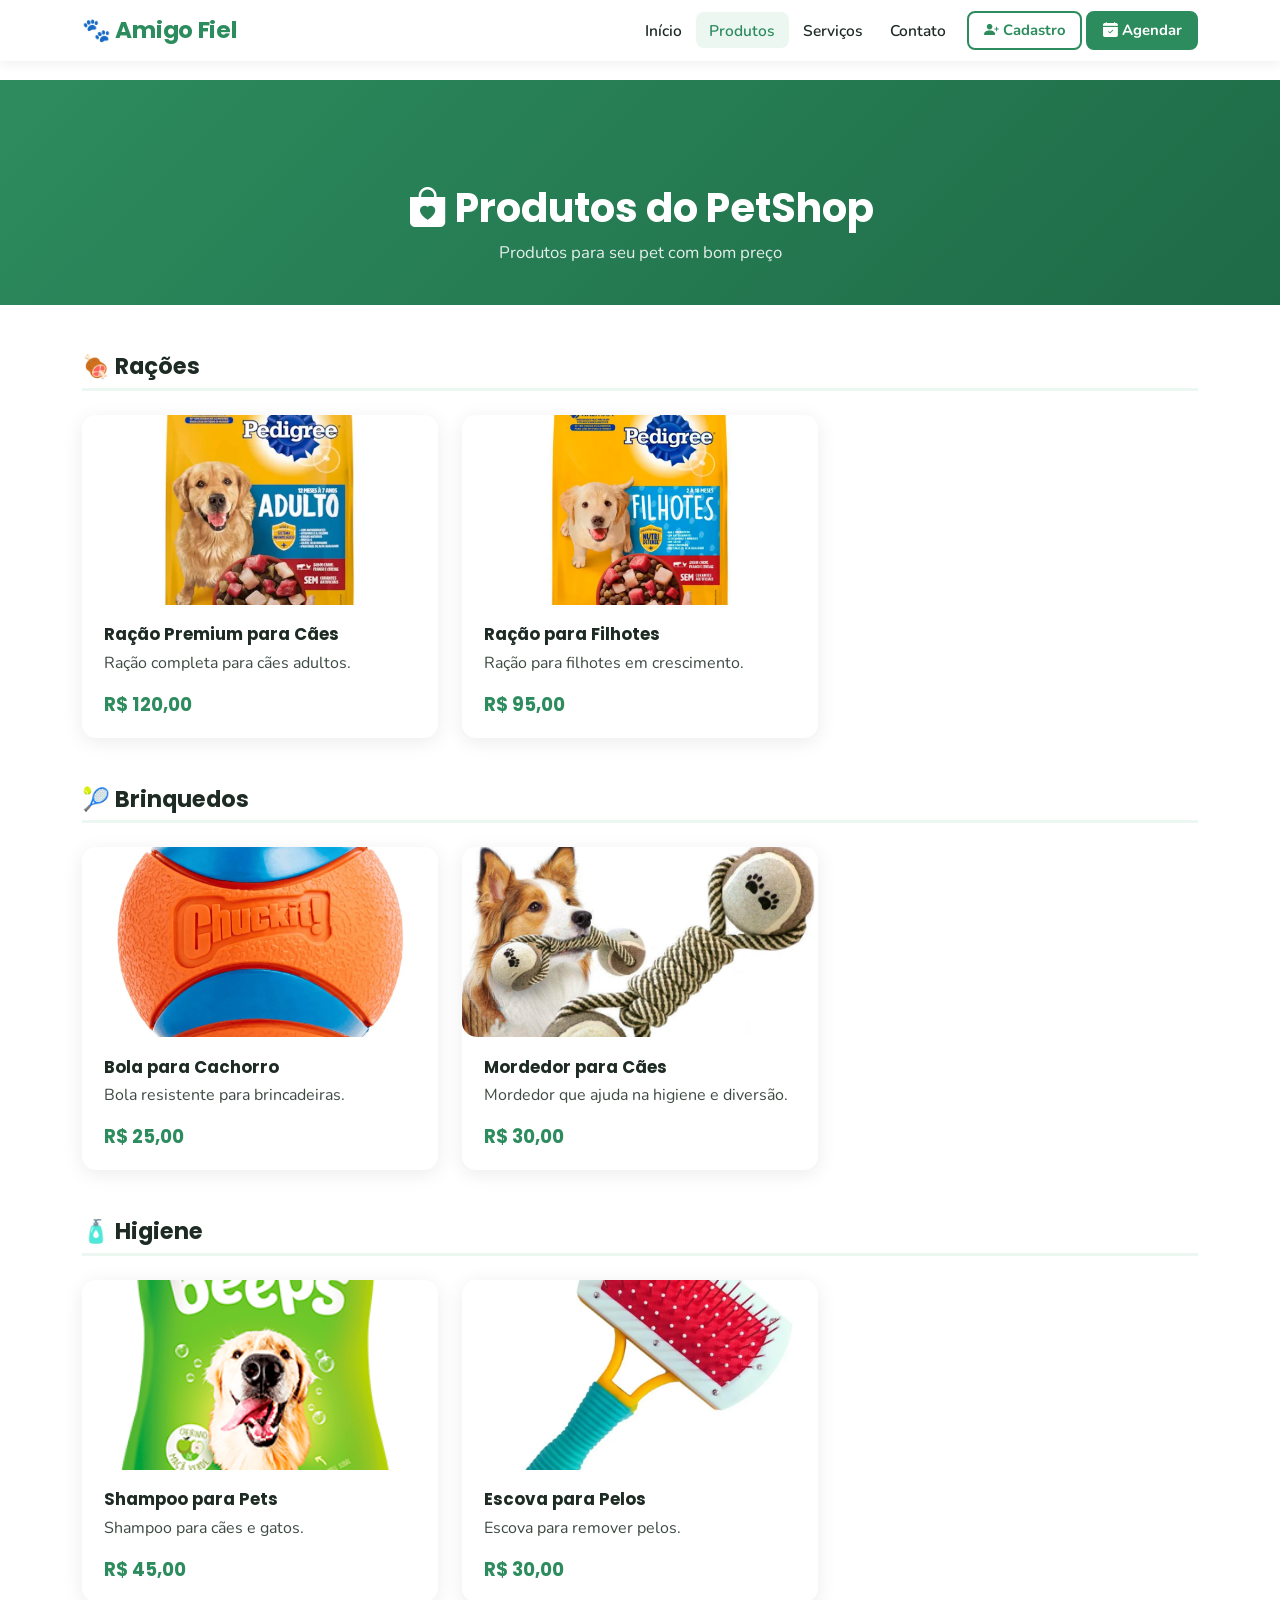
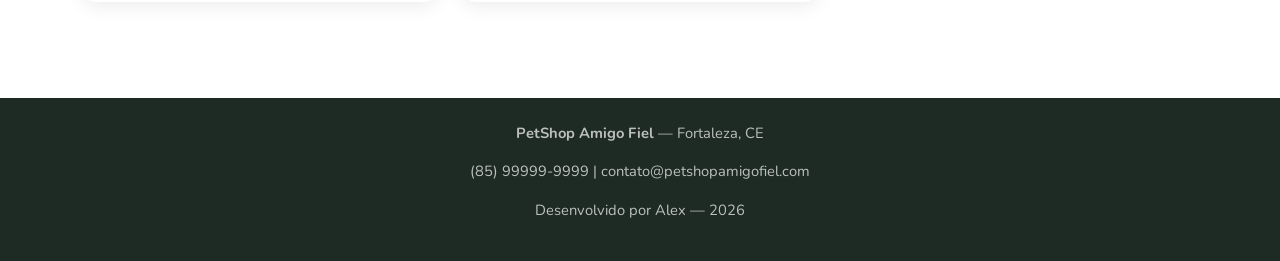
<file: produtos.html>
<!DOCTYPE html>
<html lang="pt-BR">
<head>
  <meta charset="UTF-8">
  <meta name="viewport" content="width=device-width, initial-scale=1.0">
  <title>Produtos - PetShop Amigo Fiel</title>

  <link rel="stylesheet" href="https://cdn.jsdelivr.net/npm/bootstrap@5.3.3/dist/css/bootstrap.min.css">
  <link rel="stylesheet" href="https://cdn.jsdelivr.net/npm/bootstrap-icons@1.11.3/font/bootstrap-icons.min.css">

  <link href="https://fonts.googleapis.com/css2?family=Nunito:wght@400;600;700&family=Poppins:wght@400;600;700&display=swap" rel="stylesheet">

  <link rel="stylesheet" href="style.css">
</head>
<body>

  <!-- Navbar -->
  <nav class="navbar navbar-expand-lg navbar-light fixed-top" id="navbar-principal">
    <div class="container">
      <a class="navbar-brand" href="index.html">
        🐾 Amigo Fiel
      </a>

      <button class="navbar-toggler" type="button" data-bs-toggle="collapse" data-bs-target="#menuNav">
        <span class="navbar-toggler-icon"></span>
      </button>

      <div class="collapse navbar-collapse" id="menuNav">
        <ul class="navbar-nav ms-auto align-items-lg-center">

          <li class="nav-item">
            <a class="nav-link nav-link-custom" href="index.html">Início</a>
          </li>

          <li class="nav-item">
            <a class="nav-link nav-link-custom ativo" href="produtos.html">Produtos</a>
          </li>

          <li class="nav-item">
            <a class="nav-link nav-link-custom" href="servicos.html">Serviços</a>
          </li>

          <li class="nav-item">
            <a class="nav-link nav-link-custom" href="contato.html">Contato</a>
          </li>

          <li class="nav-item ms-lg-2">
            <a class="nav-link btn-destaque" href="cadastro.html">
              <i class="bi bi-person-plus-fill"></i> Cadastro
            </a>
          </li>

          <li class="nav-item ms-lg-1">
            <a class="nav-link btn-destaque btn-verde" href="agendamento.html">
              <i class="bi bi-calendar-check-fill"></i> Agendar
            </a>
          </li>

        </ul>
      </div>
    </div>
  </nav>

  <!-- Cabeçalho -->
  <div class="cabecalho-pagina" style="margin-top: 80px;">
    <div class="container text-center">
      <h1><i class="bi bi-bag-heart-fill me-2"></i>Produtos do PetShop</h1>
      <p>Produtos para seu pet com bom preço</p>
    </div>
  </div>

  <!-- Conteúdo -->
  <main class="container py-5" id="conteudo">

    <!-- Rações -->
    <section class="mb-5">
      <h2 class="titulo-categoria mb-4">🍖 Rações</h2>

      <div class="row g-4">

        <div class="col-md-6 col-lg-4 d-flex">
          <div class="card-produto w-100">
            <img
              src="imagens/racao.webp"
              class="card-produto-img img-fluid"
              alt="Ração para cães"
              onerror="this.src='https://via.placeholder.com/300x200?text=Ração'"
            >
            <div class="card-produto-corpo">
              <h3 class="card-produto-titulo">Ração Premium para Cães</h3>
              <p>Ração completa para cães adultos.</p>
              <p class="preco-produto">R$ 120,00</p>
            </div>
          </div>
        </div>

        <div class="col-md-6 col-lg-4 d-flex">
          <div class="card-produto w-100">
            <img
              src="imagens/racao.filhote.webp"
              class="card-produto-img img-fluid"
              alt="Ração para filhotes"
              onerror="this.src='https://via.placeholder.com/300x200?text=Filhote'"
            >
            <div class="card-produto-corpo">
              <h3 class="card-produto-titulo">Ração para Filhotes</h3>
              <p>Ração para filhotes em crescimento.</p>
              <p class="preco-produto">R$ 95,00</p>
            </div>
          </div>
        </div>

      </div>
    </section>

    <!-- Brinquedos -->
    <section class="mb-5">
      <h2 class="titulo-categoria mb-4">🎾 Brinquedos</h2>

      <div class="row g-4">

        <div class="col-md-6 col-lg-4 d-flex">
          <div class="card-produto w-100">
            <img
              src="imagens/bola.webp"
              class="card-produto-img img-fluid"
              alt="Bola para cachorro"
              onerror="this.src='https://via.placeholder.com/300x200?text=Bola'"
            >
            <div class="card-produto-corpo">
              <h3 class="card-produto-titulo">Bola para Cachorro</h3>
              <p>Bola resistente para brincadeiras.</p>
              <p class="preco-produto">R$ 25,00</p>
            </div>
          </div>
        </div>

        <div class="col-md-6 col-lg-4 d-flex">
          <div class="card-produto w-100">
            <img
              src="imagens/mordedor.cao.jpg"
              class="card-produto-img img-fluid"
              alt="Mordedor para cachorro"
              onerror="this.src='https://via.placeholder.com/300x200?text=Mordedor'"
            >
            <div class="card-produto-corpo">
              <h3 class="card-produto-titulo">Mordedor para Cães</h3>
              <p>Mordedor que ajuda na higiene e diversão.</p>
              <p class="preco-produto">R$ 30,00</p>
            </div>
          </div>
        </div>

      </div>
    </section>

    <!-- Higiene -->
    <section class="mb-5">
      <h2 class="titulo-categoria mb-4">🧴 Higiene</h2>

      <div class="row g-4">

        <div class="col-md-6 col-lg-4 d-flex">
          <div class="card-produto w-100">
            <img
              src="imagens/shampoo.png"
              class="card-produto-img img-fluid"
              alt="Shampoo pet"
              onerror="this.src='https://via.placeholder.com/300x200?text=Shampoo'"
            >
            <div class="card-produto-corpo">
              <h3 class="card-produto-titulo">Shampoo para Pets</h3>
              <p>Shampoo para cães e gatos.</p>
              <p class="preco-produto">R$ 45,00</p>
            </div>
          </div>
        </div>

        <div class="col-md-6 col-lg-4 d-flex">
          <div class="card-produto w-100">
            <img
              src="imagens/escova.webp"
              class="card-produto-img img-fluid"
              alt="Escova pet"
              onerror="this.src='https://via.placeholder.com/300x200?text=Escova'"
            >
            <div class="card-produto-corpo">
              <h3 class="card-produto-titulo">Escova para Pelos</h3>
              <p>Escova para remover pelos.</p>
              <p class="preco-produto">R$ 30,00</p>
            </div>
          </div>
        </div>

      </div>
    </section>

  </main>

  <!-- Footer -->
  <footer class="rodape py-4">
    <div class="container text-center">
      <p><strong>PetShop Amigo Fiel</strong> — Fortaleza, CE</p>
      <p>(85) 99999-9999 | contato@petshopamigofiel.com</p>
      <p>Desenvolvido por Alex — <span id="ano-atual"></span></p>
    </div>
  </footer>

  <script src="https://cdn.jsdelivr.net/npm/bootstrap@5.3.3/dist/js/bootstrap.bundle.min.js"></script>
  <script src="script.js"></script>

</body>
</html>
</file>
<file: style.css>
/* ====================================================
   PetShop Amigo Fiel — style.css
   Fase 2: CSS + Bootstrap + Acessibilidade
   Autor: Alex Barroso Bezerra Lima
   ==================================================== */

/* ------ VARIÁVEIS DE COR E FONTE ------ */
:root {
  --verde:        #2d8c5e;     /* verde principal — identidade do petshop */
  --verde-claro:  #3aab72;
  --verde-fundo:  #edf7f2;
  --laranja:      #e07b39;     /* acento quente */
  --laranja-claro:#fdf0e6;
  --escuro:       #1e2b24;
  --texto:        #3d4a42;
  --cinza-fundo:  #f4f7f5;
  --branco:       #ffffff;
  --raio:         14px;
  --sombra:       0 4px 20px rgba(0,0,0,0.08);
  --fonte-titulo: 'Poppins', sans-serif;
  --fonte-corpo:  'Nunito', sans-serif;
}

/* ------ BASE ------ */
*, *::before, *::after { box-sizing: border-box; }

html { scroll-behavior: smooth; }

body {
  font-family: var(--fonte-corpo);
  color: var(--texto);
  background: var(--branco);
  margin: 0;
}

/* Foco visível — acessibilidade para teclado */
:focus-visible {
  outline: 3px solid var(--verde);
  outline-offset: 3px;
  border-radius: 4px;
}

/* ------ NAVBAR ------ */
#navbar-principal {
  background: rgba(255, 255, 255, 0.97);
  backdrop-filter: blur(6px);
  box-shadow: 0 2px 12px rgba(0,0,0,0.07);
  transition: box-shadow 0.3s;
}

.navbar-brand {
  font-family: var(--fonte-titulo);
  font-size: 1.45rem;
  font-weight: 700;
  color: var(--verde) !important;
  letter-spacing: -0.3px;
}
.brand-icone { font-size: 1.3rem; }

.nav-link-custom {
  font-weight: 600;
  color: var(--escuro) !important;
  border-radius: 8px;
  padding: 0.4rem 0.85rem !important;
  transition: color 0.2s, background 0.2s;
  font-size: 0.97rem;
}
.nav-link-custom:hover,
.nav-link-custom.ativo {
  color: var(--verde) !important;
  background: var(--verde-fundo);
}

/* Botões do menu */
.btn-destaque {
  font-weight: 700;
  border: 2px solid var(--verde);
  color: var(--verde) !important;
  border-radius: 8px;
  padding: 0.38rem 0.9rem !important;
  font-size: 0.93rem;
  transition: background 0.2s, color 0.2s;
}
.btn-destaque:hover,
.btn-destaque.ativo {
  background: var(--verde);
  color: var(--branco) !important;
}
.btn-verde {
  background: var(--verde) !important;
  color: var(--branco) !important;
  border-color: var(--verde) !important;
}
.btn-verde:hover { opacity: 0.88; }

/* ------ HERO ------ */
.secao-hero {
  background: linear-gradient(150deg, var(--verde-fundo) 0%, #d6eee4 60%, #fffaf6 100%);
  min-height: 100vh;
  display: flex;
  align-items: center;
  padding-top: 76px;
  overflow: hidden;
  position: relative;
}

.texto-hero { padding: 3rem 0; }

/* Relógio hero */
.relogio-hero {
  font-family: var(--fonte-titulo);
  font-size: 0.95rem;
  font-weight: 600;
  color: var(--verde);
  margin-bottom: 1rem;
  min-height: 1.4rem;
}

.titulo-hero {
  font-family: var(--fonte-titulo);
  font-size: clamp(2.4rem, 5.5vw, 4rem);
  font-weight: 700;
  color: var(--escuro);
  line-height: 1.12;
  margin-bottom: 1rem;
}
.destaque-verde { color: var(--verde); }

.subtitulo-hero {
  font-size: 1.12rem;
  color: #5a7060;
  line-height: 1.6;
  margin-bottom: 1.5rem;
  max-width: 480px;
}

/* Badge de funcionamento */
.funcionamento-badge {
  display: inline-block;
  font-family: var(--fonte-titulo);
  font-weight: 600;
  font-size: 0.9rem;
  padding: 0.3rem 0.9rem;
  border-radius: 50px;
  background: #edf7f2;
  color: var(--verde);
}

/* Imagem hero */
.imagem-hero-wrap {
  position: relative;
}
.imagem-hero-wrap::before {
  content: '';
  position: absolute;
  width: 90%;
  height: 90%;
  background: var(--verde);
  opacity: 0.07;
  border-radius: 60% 40% 50% 50% / 50% 60% 40% 50%;
  top: 16px;
  left: 16px;
  z-index: 0;
}
.imagem-hero {
  position: relative;
  z-index: 1;
  border-radius: 60% 40% 50% 50% / 50% 60% 40% 50%;
  box-shadow: 0 12px 40px rgba(45,140,94,0.18);
  max-width: 420px;
  width: 100%;
  object-fit: cover;
  /* Pequena animação suave de flutuação */
  animation: flutuar 4s ease-in-out infinite alternate;
}
@keyframes flutuar {
  from { transform: translateY(0px); }
  to   { transform: translateY(-10px); }
}

/* ------ FAIXA PROMO ------ */
.faixa-promo {
  background: #2d8c5e;
  color: #fff;
  font-family: var(--fonte-titulo);
  font-weight: 600;
  font-size: 0.92rem;
  letter-spacing: 0.2px;
}

/* ------ BOTÕES PRINCIPAIS ------ */
.btn-principal {
  display: inline-block;
  background: var(--verde);
  color: var(--branco);
  font-family: var(--fonte-titulo);
  font-weight: 700;
  font-size: 1rem;
  border: none;
  border-radius: 10px;
  padding: 0.65rem 1.8rem;
  text-decoration: none;
  cursor: pointer;
  box-shadow: 0 4px 14px rgba(45,140,94,0.3);
  transition: transform 0.2s, box-shadow 0.2s, opacity 0.2s;
}
.btn-principal:hover {
  transform: translateY(-2px);
  box-shadow: 0 6px 20px rgba(45,140,94,0.38);
  color: var(--branco);
  opacity: 0.93;
}
.btn-tosa {
  background: var(--laranja);
  box-shadow: 0 4px 14px rgba(224,123,57,0.28);
}
.btn-tosa:hover { box-shadow: 0 6px 20px rgba(224,123,57,0.38); }

.btn-secundario {
  display: inline-block;
  background: transparent;
  color: var(--verde);
  font-family: var(--fonte-titulo);
  font-weight: 700;
  font-size: 1rem;
  border: 2px solid var(--verde);
  border-radius: 10px;
  padding: 0.65rem 1.8rem;
  text-decoration: none;
  cursor: pointer;
  transition: background 0.2s, color 0.2s, transform 0.2s;
}
.btn-secundario:hover {
  background: var(--verde);
  color: var(--branco);
  transform: translateY(-2px);
}

/* ------ SEÇÕES ------ */
.secao { background: var(--branco); }
.secao-cinza { background: var(--cinza-fundo); }

.etiqueta-secao {
  display: inline-block;
  background: var(--verde-fundo);
  color: var(--verde);
  font-family: var(--fonte-titulo);
  font-weight: 700;
  font-size: 0.82rem;
  border-radius: 50px;
  padding: 0.2rem 0.9rem;
  text-transform: uppercase;
  letter-spacing: 0.5px;
  margin-bottom: 0.4rem;
}

.titulo-secao {
  font-family: var(--fonte-titulo);
  font-size: clamp(1.7rem, 3.5vw, 2.4rem);
  font-weight: 700;
  color: var(--escuro);
  line-height: 1.2;
}

/* ------ CARDS DE SERVIÇO (index) ------ */
.card-servico {
  background: var(--branco);
  border-radius: var(--raio);
  padding: 2.2rem 1.8rem;
  box-shadow: var(--sombra);
  height: 100%;
  display: flex;
  flex-direction: column;
  border-top: 5px solid var(--verde);
  transition: transform 0.25s, box-shadow 0.25s;
}
.card-servico:hover {
  transform: translateY(-5px);
  box-shadow: 0 8px 28px rgba(45,140,94,0.14);
}
.card-servico--tosa { border-top-color: var(--laranja); }
.card-servico--tosa .lista-servico i { color: var(--laranja); }

.card-servico-icone { font-size: 2.8rem; margin-bottom: 0.8rem; }

.card-servico h3 {
  font-family: var(--fonte-titulo);
  font-size: 1.4rem;
  font-weight: 700;
  color: var(--escuro);
  margin-bottom: 0.5rem;
}

.preco {
  font-family: var(--fonte-titulo);
  font-size: 1.2rem;
  font-weight: 700;
  color: var(--verde);
  margin-bottom: 0.8rem;
}

.lista-servico {
  list-style: none;
  padding: 0;
  margin: 0 0 1.5rem;
  flex: 1;
}
.lista-servico li {
  display: flex;
  align-items: center;
  gap: 0.5rem;
  margin-bottom: 0.4rem;
  font-size: 0.95rem;
}
.lista-servico i { color: var(--verde); }

.btn-card {
  align-self: flex-start;
}

/* ------ CARROSSEL ------ */
.carrossel-img {
  height: 460px;
  object-fit: cover;
  object-position: center;
}
@media (max-width: 768px) { .carrossel-img { height: 240px; } }

.legenda-carrossel {
  background: rgba(0,0,0,0.42);
  border-radius: 10px;
  padding: 0.7rem 1.2rem;
  backdrop-filter: blur(4px);
}
.legenda-carrossel h5 {
  font-family: var(--fonte-titulo);
  font-weight: 700;
  margin-bottom: 0.2rem;
}

/* ------ SOBRE (index) ------ */
.sobre-img-bloco { position: relative; }

.numero-card {
  background: var(--verde-fundo);
  border-radius: 12px;
  padding: 1rem 0.5rem;
  display: flex;
  flex-direction: column;
  align-items: center;
}
.numero-num {
  font-family: var(--fonte-titulo);
  font-size: 1.7rem;
  font-weight: 700;
  color: var(--verde);
  line-height: 1;
}
.numero-label { font-size: 0.82rem; color: #6b7c74; }

/* ------ CARDS DE PRODUTO (produtos.html) ------ */
.titulo-categoria {
  font-family: var(--fonte-titulo);
  font-size: 1.4rem;
  font-weight: 700;
  color: var(--escuro);
  border-bottom: 3px solid var(--verde-fundo);
  padding-bottom: 0.5rem;
}

.card-produto {
  background: var(--branco);
  border-radius: var(--raio);
  box-shadow: var(--sombra);
  overflow: hidden;
  height: 100%;
  display: flex;
  flex-direction: column;
  transition: transform 0.25s, box-shadow 0.25s;
}
.card-produto:hover {
  transform: translateY(-4px);
  box-shadow: 0 8px 24px rgba(0,0,0,0.12);
}
.card-produto-img {
  width: 100%;
  height: 190px;
  object-fit: cover;
}
.card-produto-corpo {
  padding: 1.2rem 1.4rem;
  flex: 1;
  display: flex;
  flex-direction: column;
}
.card-produto-titulo {
  font-family: var(--fonte-titulo);
  font-size: 1.05rem;
  font-weight: 700;
  color: var(--escuro);
  margin-bottom: 0.4rem;
}
.preco-produto {
  font-family: var(--fonte-titulo);
  font-weight: 700;
  font-size: 1.15rem;
  color: var(--verde);
  margin-top: auto;
  margin-bottom: 0;
}

/* ------ SERVIÇOS DETALHE (servicos.html) ------ */
.card-servico-detalhe {
  background: var(--verde-fundo);
  border-radius: var(--raio);
  padding: 2rem 1.8rem;
  height: 100%;
  border-left: 5px solid var(--verde);
}
.card-servico-detalhe--tosa {
  background: var(--laranja-claro);
  border-left-color: var(--laranja);
}
.card-servico-detalhe-header {
  display: flex;
  align-items: center;
  gap: 1rem;
  margin-bottom: 1rem;
}
.srv-icone-grande { font-size: 2.8rem; }
.card-servico-detalhe h2 {
  font-family: var(--fonte-titulo);
  font-size: 1.6rem;
  font-weight: 700;
  color: var(--escuro);
  margin-bottom: 0;
}
.preco-grande {
  font-family: var(--fonte-titulo);
  font-weight: 700;
  font-size: 1.1rem;
  color: var(--verde);
  margin-bottom: 0;
}
.card-servico-detalhe--tosa .preco-grande { color: var(--laranja); }

.lista-detalhes {
  list-style: none;
  padding: 0;
  margin: 0.8rem 0 1rem;
}
.lista-detalhes li {
  display: flex;
  align-items: center;
  gap: 0.5rem;
  margin-bottom: 0.4rem;
}
.lista-detalhes i { color: var(--verde); font-size: 1.05rem; }
.card-servico-detalhe--tosa .lista-detalhes i { color: var(--laranja); }

/* Passos de agendamento */
.passo-card {
  background: var(--branco);
  border-radius: var(--raio);
  padding: 1.8rem 1.4rem;
  box-shadow: var(--sombra);
  height: 100%;
}
.passo-num {
  width: 52px;
  height: 52px;
  background: var(--verde);
  color: var(--branco);
  border-radius: 50%;
  display: flex;
  align-items: center;
  justify-content: center;
  font-family: var(--fonte-titulo);
  font-weight: 700;
  font-size: 1.4rem;
  margin: 0 auto 1rem;
}
.passo-card h4 {
  font-family: var(--fonte-titulo);
  font-weight: 700;
  color: var(--escuro);
  margin-bottom: 0.4rem;
}

.divisor { border-color: #d8e8e0; }

/* ------ CONTATO ------ */
.info-contato-lista { display: flex; flex-direction: column; gap: 1.5rem; }
.info-contato-item {
  display: flex;
  align-items: flex-start;
  gap: 1rem;
}
.info-icone {
  width: 42px;
  height: 42px;
  background: var(--verde-fundo);
  color: var(--verde);
  border-radius: 10px;
  display: flex;
  align-items: center;
  justify-content: center;
  font-size: 1.2rem;
  flex-shrink: 0;
}

.card-acao-rapida {
  background: var(--verde-fundo);
  border-radius: var(--raio);
  padding: 2rem 1.8rem;
  box-shadow: var(--sombra);
}
.card-acao-rapida h3 {
  font-family: var(--fonte-titulo);
  font-weight: 700;
  font-size: 1.15rem;
  color: var(--escuro);
  margin-bottom: 0.5rem;
}
.card-acao-rapida p { font-size: 0.95rem; color: #5a7060; }
.card-acao-rapida .btn-principal,
.card-acao-rapida .btn-secundario {
  display: block;
  text-align: center;
}

/* ------ FOOTER ------ */
.rodape {
  background: var(--escuro);
  color: rgba(255,255,255,0.7);
  font-size: 0.92rem;
}
.rodape a { color: #7dd9ab; text-decoration: none; }
.rodape a:hover { text-decoration: underline; }
.rodape-copy { font-size: 0.82rem; color: rgba(255,255,255,0.4); }

/* ------ CABEÇALHO DE PÁGINAS INTERNAS ------ */
.cabecalho-pagina {
  background: linear-gradient(135deg, var(--verde) 0%, #1e6b47 100%);
  color: var(--branco);
  padding: 6.5rem 1rem 2.5rem;
}
.cabecalho-verde { background: linear-gradient(135deg, #1e6b47 0%, var(--verde) 100%); }
.cabecalho-pagina h1 {
  font-family: var(--fonte-titulo);
  font-weight: 700;
  font-size: clamp(1.7rem, 4vw, 2.5rem);
}
.cabecalho-pagina p { opacity: 0.88; font-size: 1.05rem; margin-bottom: 0; }

/* ------ FORMULÁRIOS ------ */
.form-envoltorio {
  background: var(--branco);
  border-radius: var(--raio);
  padding: clamp(1.5rem, 4vw, 2.8rem);
  box-shadow: var(--sombra);
  max-width: 860px;
}

.bloco-form {
  border: 1.5px solid #daeee4;
  border-radius: var(--raio);
  padding: 1.8rem 1.4rem;
  background: #fafcfb;
}

.titulo-bloco-form {
  font-family: var(--fonte-titulo);
  font-weight: 700;
  font-size: 1.1rem;
  color: var(--verde);
  margin-bottom: 1.2rem;
  padding: 0;
  border: none;
  width: 100%;
}

.form-control, .form-select {
  border: 1.5px solid #c8ddd4;
  border-radius: 8px;
  font-family: var(--fonte-corpo);
  font-size: 0.96rem;
  transition: border-color 0.2s, box-shadow 0.2s;
}
.form-control:focus, .form-select:focus {
  border-color: var(--verde);
  box-shadow: 0 0 0 3px rgba(45,140,94,0.15);
}
.form-label {
  font-weight: 700;
  color: var(--escuro);
  font-size: 0.94rem;
  margin-bottom: 0.3rem;
}

/* Asterisco de obrigatório */
.campo-obrigatorio { color: #c0392b; }

/* ------ BARRA DE RELÓGIO (agendamento) ------ */
.barra-relogio {
  background: var(--verde-fundo);
  border-radius: 10px;
  padding: 0.65rem 1.2rem;
  font-family: var(--fonte-titulo);
  font-weight: 600;
  font-size: 1rem;
  color: var(--escuro);
  display: flex;
  align-items: center;
  flex-wrap: wrap;
  gap: 0.4rem;
}

/* ------ CARDS DE SELEÇÃO (agendamento) ------ */
/* Card de serviço selecionável */
.card-selecao {
  display: flex;
  flex-direction: column;
  align-items: center;
  justify-content: center;
  gap: 0.35rem;
  text-align: center;
  border: 2px solid #c8ddd4;
  border-radius: var(--raio);
  padding: 1.4rem 1rem;
  cursor: pointer;
  background: var(--branco);
  transition: border-color 0.2s, background 0.2s, transform 0.2s;
  height: 100%;
  min-height: 130px;
}
.card-selecao:hover {
  border-color: var(--verde);
  background: var(--verde-fundo);
  transform: translateY(-2px);
}
.card-selecao.selecionado {
  border-color: var(--verde);
  background: var(--verde-fundo);
  box-shadow: 0 0 0 3px rgba(45,140,94,0.15);
}
.card-sel-icone { font-size: 2.2rem; }
.card-selecao strong {
  font-family: var(--fonte-titulo);
  font-size: 1rem;
  color: var(--escuro);
}
.card-selecao small { color: #6b7c74; font-size: 0.82rem; }
.preco-card {
  font-family: var(--fonte-titulo);
  font-weight: 700;
  color: var(--verde);
  font-size: 0.9rem;
}

/* Card de método */
.card-metodo {
  display: flex;
  align-items: center;
  gap: 1rem;
  border: 2px solid #c8ddd4;
  border-radius: var(--raio);
  padding: 1.1rem 1.3rem;
  cursor: pointer;
  background: var(--branco);
  transition: border-color 0.2s, background 0.2s, transform 0.2s;
  height: 100%;
}
.card-metodo:hover {
  border-color: var(--verde);
  background: var(--verde-fundo);
  transform: translateY(-2px);
}
.card-metodo.selecionado {
  border-color: var(--verde);
  background: var(--verde-fundo);
  box-shadow: 0 0 0 3px rgba(45,140,94,0.15);
}
.met-icone {
  font-size: 1.9rem;
  color: var(--verde);
  min-width: 42px;
  text-align: center;
}
.card-metodo strong {
  font-family: var(--fonte-titulo);
  font-size: 1rem;
  color: var(--escuro);
}

/* Inputs de radio dentro de cards (ocultos visualmente) */
.card-selecao input[type="radio"],
.card-metodo input[type="radio"] {
  position: absolute;
  opacity: 0;
  width: 0;
  height: 0;
}

/* ------ ALERTA DE SUCESSO ------ */
.alerta-sucesso {
  background: #d4edda;
  color: #1a5c30;
  border: 1.5px solid #b2dfca;
  border-radius: 10px;
  padding: 1.2rem 1.5rem;
  font-weight: 600;
  font-size: 1rem;
}
.alerta-sucesso a { color: var(--verde); font-weight: 700; }

/* ------ ACESSIBILIDADE EXTRA ------ */
/* Tamanho mínimo clicável para checkboxes e radios */
.form-check-input { width: 1.15em; height: 1.15em; cursor: pointer; }
.form-check-label { cursor: pointer; }

/* Contraste alto para labels */
.form-label { color: #1a2e22; }

/* ------ RESPONSIVIDADE ------ */
@media (max-width: 576px) {
  .bloco-form { padding: 1.2rem 1rem; }
  .form-envoltorio { padding: 1.3rem 1rem; }
  .card-selecao, .card-metodo { min-height: auto; }
}
/* ===== CORREÇÃO DEFINITIVA DAS IMAGENS ===== */

/* HERO */
.imagem-hero {
  border-radius: 25px;
}

/* CARROSSEL */
.carrossel-img {
  border-radius: 25px;
}

/* TODAS AS IMAGENS (garantia) */
img {
  border-radius: 15px !important;
}
/* ===== SOBRE AJUSTADO ===== */

.sobre img {
  width: 100%;
  height: 350px;
  object-fit: cover;
  border-radius: 20px;
}
/* ===== HERO COM IMAGEM DE FUNDO ===== */

.secao-hero {
  position: relative;
  min-height: 100vh;

  background-image: url("https://images.unsplash.com/photo-1587300003388-59208cc962cb?w=1200&q=80");
  background-size: cover;
  background-position: center;

  display: flex;
  align-items: center;
}

/* Camada escura por cima da imagem */
.secao-hero::before {
  content: "";
  position: absolute;
  top: 0;
  left: 0;
  width: 100%;
  height: 100%;
  background: rgba(0, 0, 0, 0.45);
}

/* Garante que o texto fique na frente */
.secao-hero .container {
  position: relative;
  z-index: 2;
}

/* Texto branco */
.secao-hero h1,
.secao-hero p {
  color: #fff;
}
</file>
